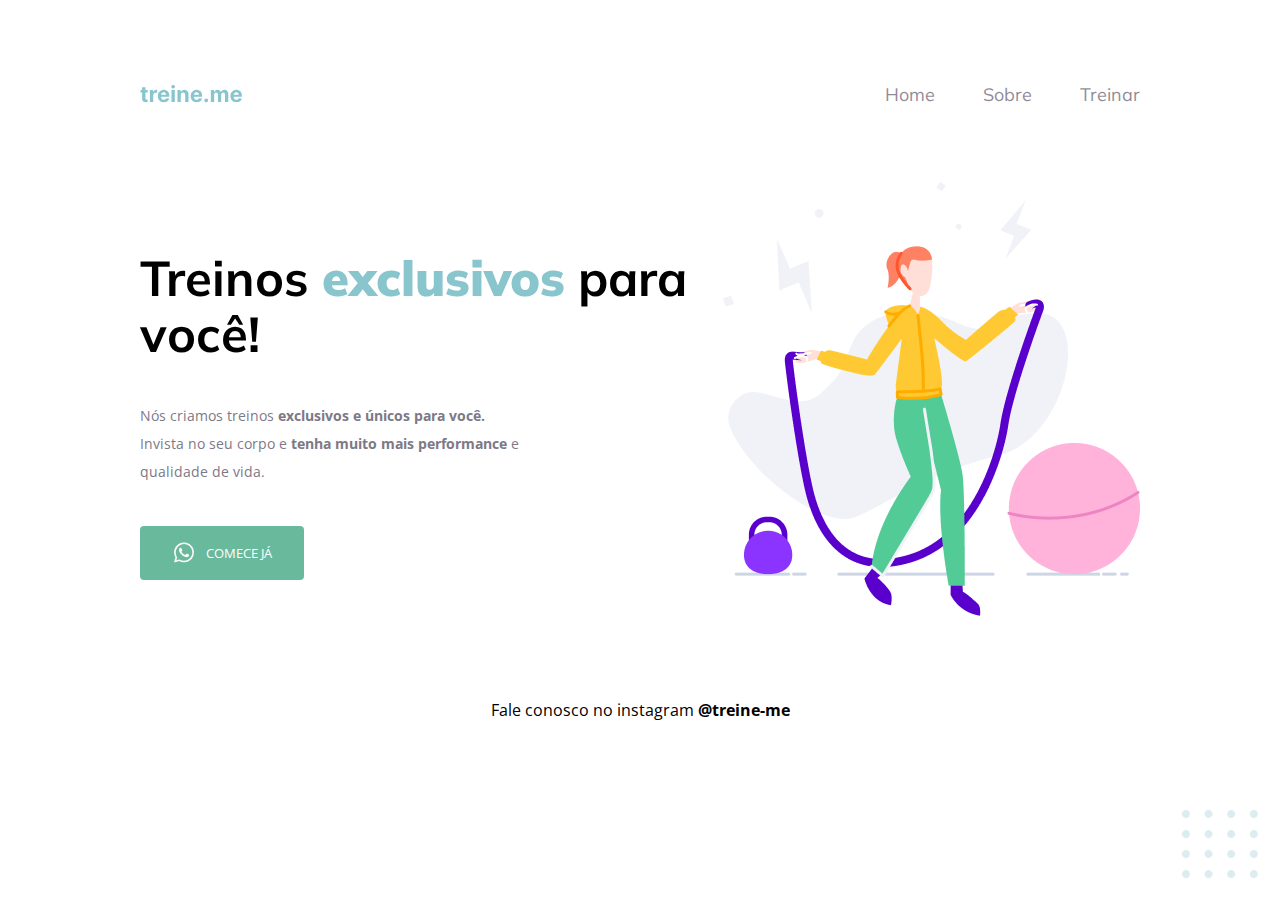
<file: fase03/index.html>
<!DOCTYPE html>
<html lang="en">
<head>
    <meta charset="UTF-8">
    <meta name="viewport" content="width=device-width, initial-scale=1.0">
    <title>treine-me</title>
    <link rel="stylesheet" href="style.css">
    <link rel="preconnect" href="https://fonts.googleapis.com">
<link rel="preconnect" href="https://fonts.gstatic.com" crossorigin>
<link href="https://fonts.googleapis.com/css2?family=Mulish:ital,wght@0,200..1000;1,200..1000&display=swap" rel="stylesheet">

<link rel="preconnect" href="https://fonts.googleapis.com">
<link rel="preconnect" href="https://fonts.gstatic.com" crossorigin>
<link href="https://fonts.googleapis.com/css2?family=Mulish:ital,wght@0,200..1000;1,200..1000&family=Open+Sans:ital,wght@0,300..800;1,300..800&display=swap" rel="stylesheet">
</head>
<body>
<div class="page">
<nav>
    <a href="#">
        <img src="images/Logo.svg" alt="">
    </a>

    <ul>
        <li>
           <a href="#">Home</a> 
        </li>
        <li>
           <a href="#">Sobre</a> <a href="#"></a>
        </li>
        <li>
           <a href="#">Treinar</a> 
        </li>

    
    </nav>
</header>
<main>
<section class="text">
    <h1>
     Treinos  <span><strong>exclusivos</strong> </span>
     para você!
    </h1>

    <p>Nós criamos treinos <strong>exclusivos e únicos para você.</strong>  <br> 
        Invista no seu corpo e <strong>tenha muito mais performance</strong> e  <br>qualidade de vida.</p>

        <button>
            <img src="images/whatsapp 1.png" alt="icone whatsapp">
            comece já
        </button>
</section>

<img src="images/fitness-jump.png" alt="">
</main>

<footer>
    Fale conosco no instagram
    <a href="http://instagram.com/treine-me" target="_blank" rel="noopener noreferrer">@treine-me</a>
</footer>
</div>

<img id="balls"   src="images/balls-decoration.png" alt="bolas flutuantes da pagina">
</body>
</html>
</file>
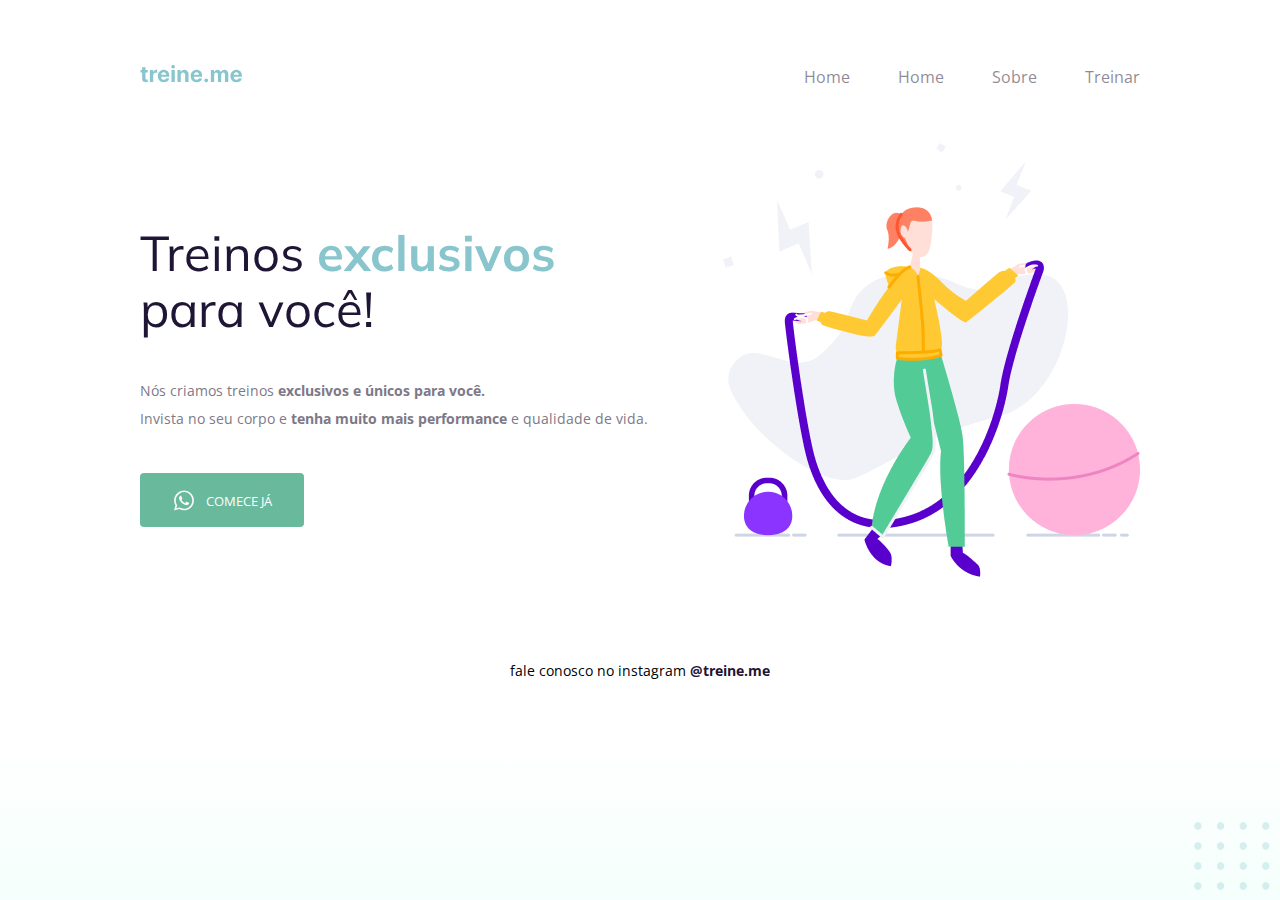
<file: fase03/Desafio - Intermediário/index.html>
<!DOCTYPE html>
<html lang="pt-br">
  <head>
    <link rel="preconnect" href="https://fonts.googleapis.com">
    <link rel="preconnect" href="https://fonts.gstatic.com" crossorigin>

    <meta charset="UTF-8" />
    <meta name="viewport" content="width=device-width, initial-scale=1.0" />
    <title>Treine me</title>

    <link href="https://fonts.googleapis.com/css2?family=Mulish:wght@400;700&family=Open+Sans:wght@400;700&display=swap" rel="stylesheet">

    <link rel="stylesheet" href="style.css">

  </head>
  <body>
    <div class="page">

      <nav>
        <a id="logo" href="#">
          <img src="images/logo.svg" alt="Treine.me" />
        </a>

        <ul>
          <li>
            <a href="#">Home</a>
          </li>
          <li>
            <a href="#">Home</a>
          </li>
          <li>
            <a href="#">Sobre</a>
          </li>
          <li>
            <a href="#">Treinar</a>
          </li>
        </ul>

      </nav>
        
      <main>
<section>
<h1>
  Treinos <span>exclusivos</span> para você!
</h1>
<p>
  Nós criamos treinos <strong>exclusivos e únicos para você.</strong></br>
  Invista no seu corpo e <strong>tenha muito mais performance</strong> e qualidade de vida.
</p>
<button>
  <img src="images/whats.svg" alt="Ícone do whatsapp">
  Comece já
</button>
        </section>

        <img src="images/img.png" alt="Desenho de uma mulher pulando corta numa academia.">

      </main>
    
      <footer>
        fale conosco no instagram <a href="https://instagram.com/treineme" target="_blank">@treine.me</a>

      </footer>
    
    </div>

    <img id="balls" src="images/balls.svg" alt="Bolinhas decorativas verdes no canto inferior direito da página.">

  </body>
</html>
</file>
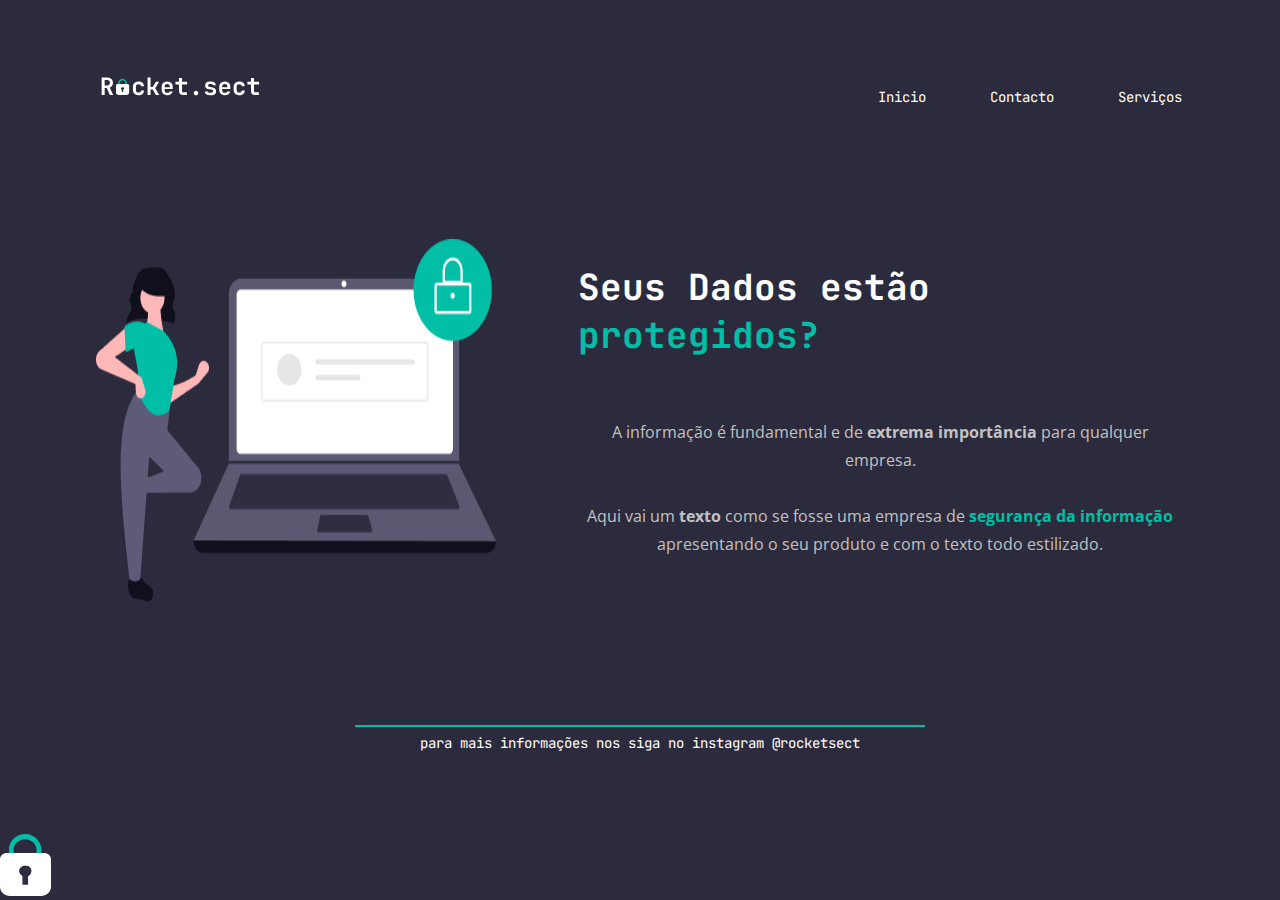
<file: fase03/desafio-avancado/index.html>
<!DOCTYPE html>
<html lang="en">
<head>
    <meta charset="UTF-8">
    <meta name="viewport" content="width=device-width, initial-scale=1.0">
    <title>Ultimo desafio</title>
    <link rel="preconnect" href="https://fonts.googleapis.com">
<link rel="preconnect" href="https://fonts.gstatic.com" crossorigin>
<link href="https://fonts.googleapis.com/css2?family=JetBrains+Mono:ital,wght@0,100..800;1,100..800&display=swap" rel="stylesheet">
    <link rel="stylesheet" href="style.css">
    <link rel="preconnect" href="https://fonts.googleapis.com">
<link rel="preconnect" href="https://fonts.gstatic.com" crossorigin>
<link href="https://fonts.googleapis.com/css2?family=Open+Sans:ital,wght@0,300..800;1,300..800&display=swap" rel="stylesheet">
</head>
<body>
    <div id="page">
<nav>
    <a href=""><img src="images/logo.svg" alt=""></a>
    <ul>
        <li><a href="#">Inicio</a></li>
        <li><a href="#">Contacto</a></li>
        <li><a href="#">Serviços</a></li>
    </ul>
</nav>
<main>
    <img src="images/img1.png" alt="">
    
    <article>
        <h1>Seus Dados estão <span>protegidos?</span> </h1>
        <p>A informação é fundamental e de  <strong>extrema importância </strong>para qualquer <br> empresa. <br> <br> Aqui vai um  <strong>texto</strong> como se fosse uma empresa de <span><strong>segurança da informação</strong></span><br> apresentando o seu produto e com o texto todo estilizado.</p>
    </article>
</main>

<footer>
    <div id="line">
        <p> para mais informações nos siga no instagram  <a href="http://">@rocketsect</a></p>

    </div>

</footer>
<img id="posicao"    src="images/padlock.svg" alt="">
    </div>

</body>
</html>
</file>
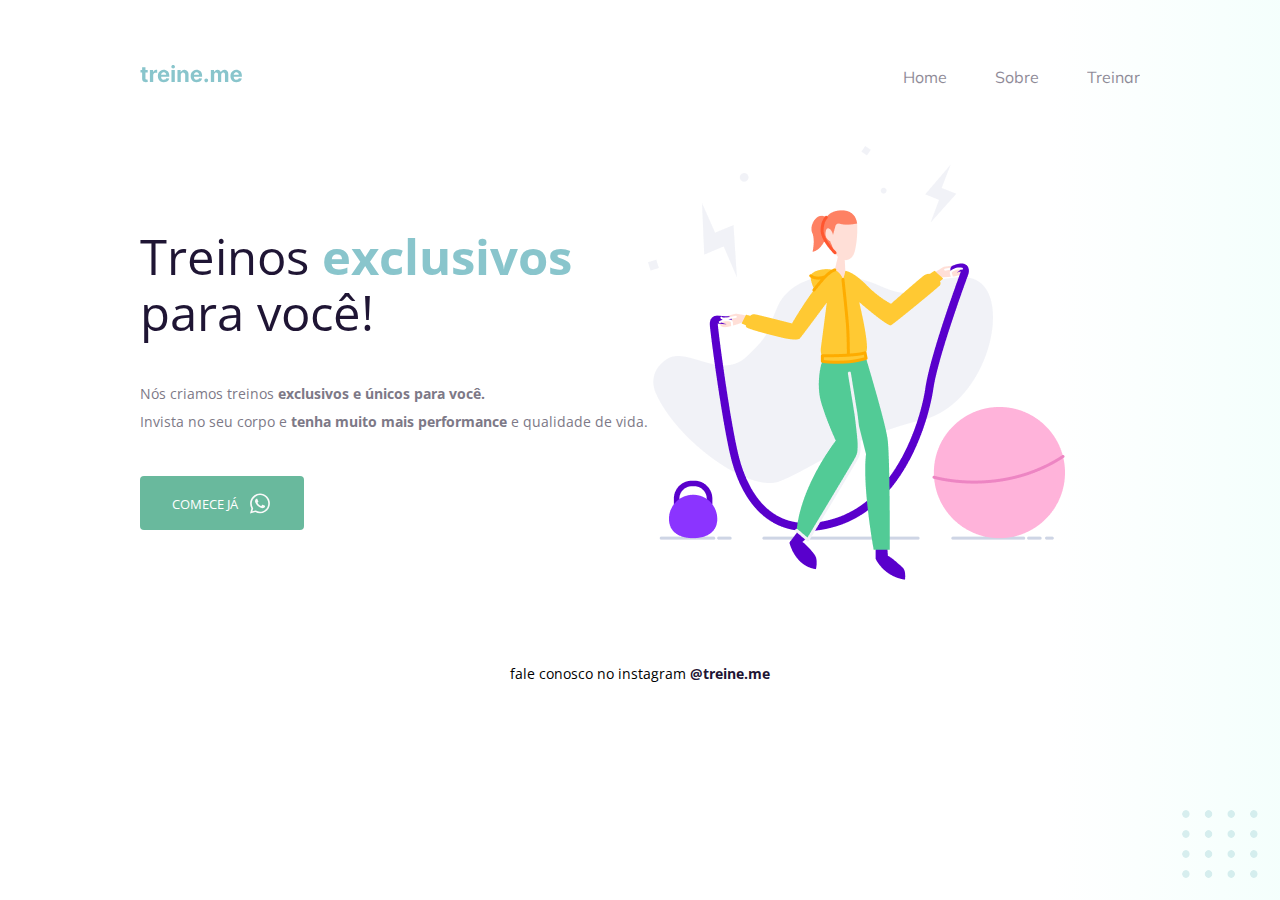
<file: fase03/desafios/Código do desafio - Fase 02/index.html>
<!DOCTYPE html>
<html lang="pt-br">
  <head>
    <link rel="preconnect" href="https://fonts.googleapis.com">
    <link rel="preconnect" href="https://fonts.gstatic.com" crossorigin>

    <meta charset="UTF-8" />
    <meta name="viewport" content="width=device-width, initial-scale=1.0" />
    <title>Treine me</title>

    <link href="https://fonts.googleapis.com/css2?family=Mulish:wght@400;700&family=Open+Sans:wght@400;700&display=swap" rel="stylesheet">

    <link rel="stylesheet" href="style.css">

  </head>
  <body>
    <div class="page">
      <nav>
          <a id="logo" href="#">
            <img src="images/logo.svg" alt="Treine.me" />
          </a>
          <ul>
            <li><a href="#">Home</a></li>
            <li><a href="#">Sobre</a></li>
            <li><a href="#">Treinar</a></li>
          </ul>
      </nav>
      
      <main>
          <section>
            <h1>Treinos <span>exclusivos</span> para você!</h1>

            <p>
              Nós criamos treinos <strong>exclusivos e únicos para você.</strong></br>
              Invista no seu corpo e <strong>tenha muito mais performance</strong> e qualidade de vida.
            </p>

            <button>
              Comece já
              <img src="images/whats.svg" alt="Ícone do whatsapp">
                
            </button>


          </section>
          <img src="images/img.png" alt="Desenho de uma mulher pulando corta numa academia.">

      </main>

      <footer>
          fale conosco no instagram <a href="https://instagram.com/treineme" target="_blank">@treine.me</a>
      </footer>
    </div>

    <img id="balls" src="images/balls.svg" alt="Bolinhas decorativas verdes no canto inferior direito da página.">

  </body>
</html>
</file>
<file: fase03/style.css>
body {
 margin: 0;
 min-height: 100vh;
}

.page{
 width: 1000px;
 margin: 0px auto ;
 padding-top: 65px;

}

nav {
display: flex; 
justify-content: space-between;
align-items: center;
margin-bottom: 58px;
font-family: "Mulish", sans-serif ;
font-size: 18px;
}

main {
display: flex;
justify-content: space-between;
align-items: center;

 
}

ul li a {
text-decoration: none;
color: #1F1534;
opacity: 0.5;
}

ul li :hover{
 font-weight: bold;
 opacity: 1;

}

ul{
  display: flex;
  list-style: none;
  gap: 48px;
  
}

.text h1 {
  font-size: 49px;
  line-height: 56px;
  font-family: "Mulish", sans-serif ;
}

.text p {
    font-size: 14px;
    line-height: 28px;
    font-family: "Open Sans", sans-serif ;
    color: #7D7987;
    margin: 40px 0px;
  }
  
.text span {
    color: #89C5CC;
  }
  button {
  font-family: "Open Sans", sans-serif ;
  color: white;
  font-size: 16 px;
  text-transform: uppercase;
  flex-direction: row;
  display: flex;
  align-items: center;
  justify-content: center;
  background: #69B99D;
  border: 0px;
  border-radius: 4px;
  gap: 10px;
  padding:  14px 32px 15px;
  cursor: pointer;
  }

  button:hover {
    background: #5ccca5;

    }

  footer {
    margin-top: 80px;
    line-height: 28px;
    text-align: center;
    font-family: "Open Sans", sans-serif ;
    
  }

 
  
footer a  {
   text-decoration: none;
   font-weight: bold;
   color: #000000;
  }
  #balls {
    position: fixed;
    right: 12px;
    bottom: 12px;
   }
</file>
<file: fase03/Desafio - Intermediário/style.css>
body {
  margin: 0;

  font-family: "Open Sans", sans-serif;

  background: linear-gradient(180deg, rgb(227, 255, 248, 0) 82.08%, rgb(227, 255, 248, 0.38) 100%);

  min-height: 100vh;
}

.page {
  width: 1000px;
  margin: 0 auto;
  padding-top: 65px;
}

nav {
  display: flex;
  justify-content: space-between;
  align-items: center;
  margin-bottom: 55px;
}

nav ul {
  display: flex;
  gap: 48px;
  list-style: none;
  margin: 0;
  padding: 0;
}

a {
  color: #1f1534;
  text-decoration: none;
}

nav ul li a {
    opacity: 0.5;
}

nav ul li a:hover {
  font-weight: bold;
  opacity: 1;
}




main {
  display: flex;
  align-items: center;
  justify-content: space-between;
}

h1 {
  font-family: "Mulish", sans-serif;
  font-size: 49px;
  line-height: 56px;
  color: #1f1534;
  font-weight: normal;
  width: 490px;
}

h1 span {
  color: #89c5cc;
  font-weight: bold;
}

p {
  font-size: 14px;
  line-height: 28px;
  color: #7d7987;

  margin: 40px 0;
}

button {
  color: white;
  text-transform: uppercase;
  font-family: "Open Sans", sans-serif;

  background: #69B99D;
  border: 0;
  padding: 14px 32px 15px;

  display: flex;
  align-items: center;
  justify-content: center;
  gap: 10px;
  padding: 15px 32px 14px ;
  border-radius: 4px;

  cursor: pointer;
}

footer {
  font-size: 14px;
  line-height: 28px;

  text-align: center;

  margin-top: 80px;
}

footer a {
  font-weight: bold;
}

#balls {
    position: fixed;
    bottom: 0;
    right: 0;
}
</file>
<file: fase03/desafio-avancado/style.css>
body {
    background: #2C2B3D;
    margin: 0px;
}

#page  {
   width: 1280px;
   padding-top: 72px;
  }
nav  {
  display: flex;
  justify-content: space-between;
  text-decoration: none;
  margin: 0px 98px 117px;

}
nav ul  {
    display: flex;
    list-style: none;
    gap: 64px;

}
nav ul li  {
   color: white;

}

nav ul li a {
   text-decoration: none;
   color: white;
   font-size: 14px;
   font-family: "JetBrains Mono", monospace;

 }
 span{

   color: #00BFA6;
 }

 main  {
    color: white;
    display: flex;
    gap: 82px;
    margin: 0px 95px 123px;

 }
  main  p{
   text-align: center;
   width: 604px;
   height: 168px;
   line-height: 28px;
   font-family: "Open Sans", sans-serif;
   font-size: 16px;
   color: #C2C2C2;

 }

 

 h1 {
   margin-bottom: 59px;
   font-weight: bold;
   font-family: "JetBrains Mono", monospace;
   font-size: 36px;
   

 }
 

 
 #line {
   width: 568px;
   height: 0px;
   border: 1px solid #00BFA6;
   margin: 0px auto 27px;
   
}

#line p {
  padding-top: 8px;
  text-align: center;
   
}
 
 footer p{
   font-family: "JetBrains Mono", monospace;
   font-size: 14px;
   color: white;
   margin: 0px auto 2px;

 }
 

 
 footer p a{
   font-size: 14px;
   color: white;
   text-decoration: none;
   

 }

 footer{
   color: white;
   text-decoration: none;
   margin-bottom: 23px;
  


 }

 #posicao{
  position: fixed;
  bottom: 4px
  
   

 }
</file>
<file: fase03/desafios/Código do desafio - Fase 02/style.css>
body {
    margin: 0;
  
    font-family: "Open Sans", sans-serif;
  
    background: linear-gradient(90deg, rgb(227, 255, 248, 0) 82.08%, rgb(227, 255, 248, 0.38) 100%);
  
    min-height: 100vh;
  }
  
  .page {
    width: 1000px;
    margin: 0 auto;
    padding: 65px 0px 12px;
  }
  
  nav {
    display: flex;
    justify-content: space-between;
    align-items:center ;
    margin-bottom: 58px;
  }
  
  ul {
    display: flex;
    list-style: none;
    gap: 48px;
    margin: 0;
    padding: 0;
  }
  
  a {
    color: #1f1534;
    text-decoration: none;
  }
  
  ul li a {
      opacity: 0.5;
  }
  
  ul li a:hover {
    font-weight: bold;
    opacity: 1;
  }
  
  
  ul {
    font-family: "Mulish", sans-serif;
  }
  main {
    display: flex;
    align-items: center;
    align-content: space-between;
  }
  h1 {
    font-size: 49px;
    line-height: 56px;
    color: #1f1534;
  
    font-weight: normal;
  
    width: 490px;
  }
  
  h1 span {
    color: #89c5cc;
    font-weight: bold;
  }
  
  section p {
    font-size: 14px;
    line-height: 28px;
    color: #7d7987;
  
    margin: 40px 0px;
  }
  
  button {
    color: white;
    font-family: "Open Sans", sans-serif;
    background: #69B99D;
    text-transform: uppercase;
    border: 0;
    padding: 0 50px 30px;
    display: flex;
    justify-content: center;
    align-items: center;
    gap: 10px;
    border-radius: 4px;
    padding:15px 32px 14px;
    cursor: pointer;
  }
  
  button:hover {
      background: #4EA788;
  }
  
 
  footer {
    margin-top: 80px;
    font-size: 14px;
    line-height: 28px;
    text-align: center;
  }
  
  footer a {
    font-weight: bold;
    font-family: "Open Sans", sans-serif ;

  }
  
  #balls {
    position: fixed;
    right: 12px;
    bottom: 12px;
    margin-bottom: 0px;
  }
</file>
